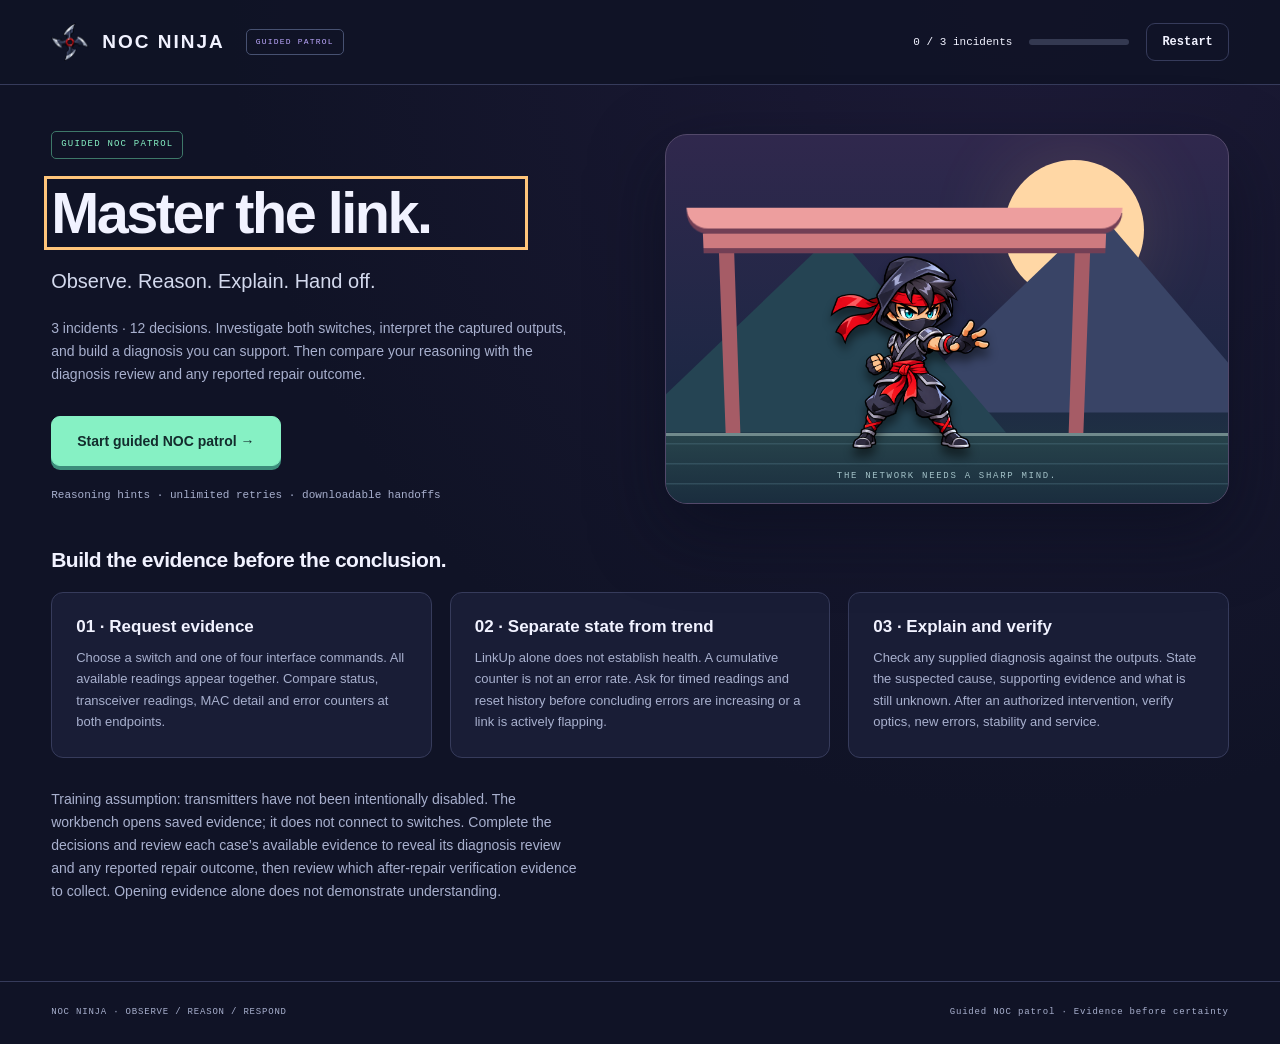
<file: index.html>
<!doctype html>
<html lang="en">
<head><meta charset="utf-8"><meta name="viewport" content="width=device-width, initial-scale=1"><meta name="theme-color" content="#101326"><title>NOC Ninja — Guided NOC Patrol</title><link rel="icon" type="image/png" href="assets/shuriken.png"><link rel="stylesheet" href="style.css?v=guided-v20-fuji2"><script type="module" src="main.js?v=guided-v21"></script></head>
<body><a class="skip-link" href="#main-content">Skip to training</a><div id="app"></div><div id="announcement" class="sr-only" role="status" aria-live="polite" aria-atomic="true"></div><dialog id="restart-dialog" aria-labelledby="restart-title"><h2 id="restart-title">Start a fresh session?</h2><p>Your incident progress, decisions, hints and learning records will be cleared.</p><div class="dialog-actions"><button id="cancel-restart">Keep training</button><button id="confirm-restart" class="primary">Restart session</button></div></dialog></body>
</html>
</file>
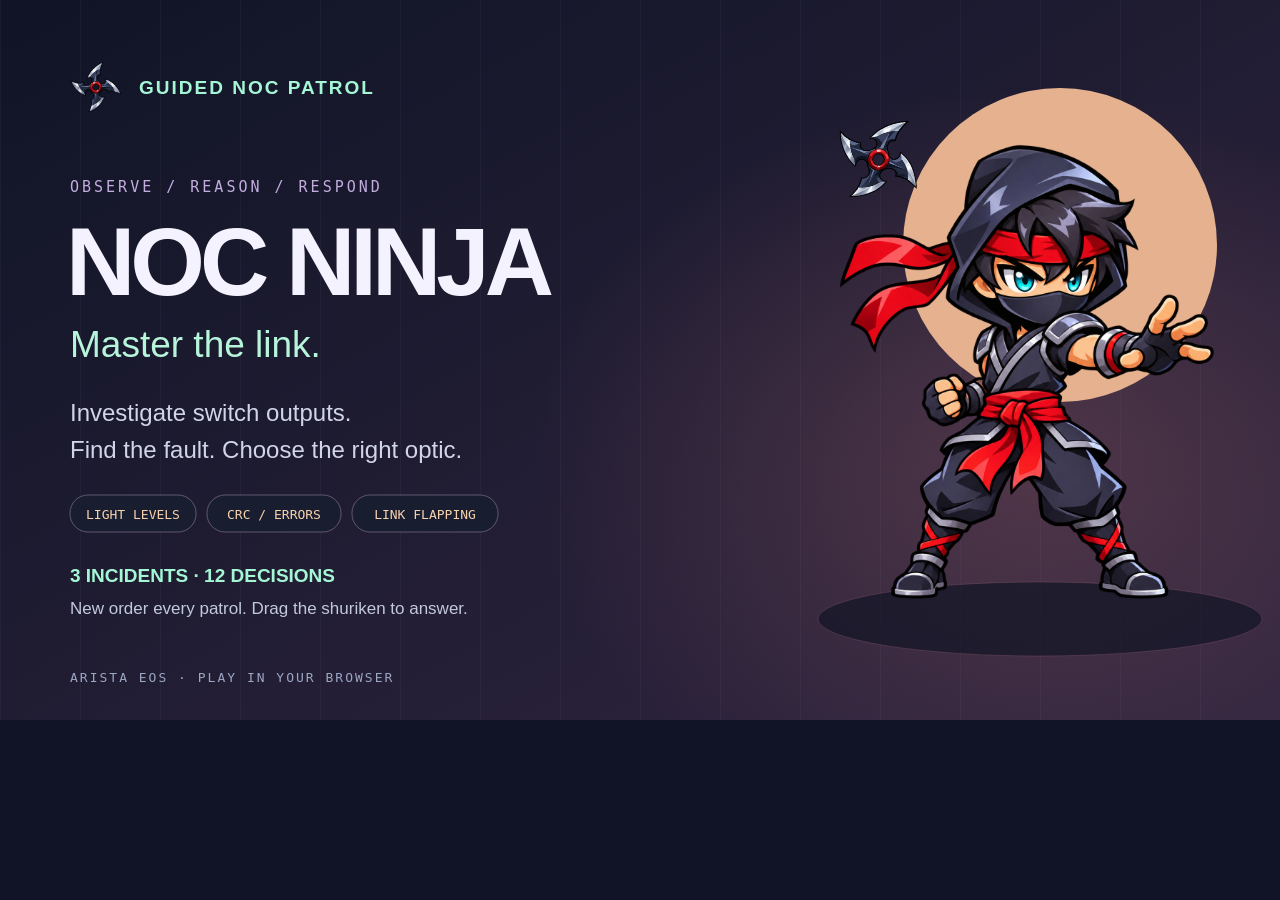
<file: assets/arcade-card.html>
<!doctype html>
<html lang="en">
<head><meta charset="utf-8"><meta name="viewport" content="width=device-width,initial-scale=1"><title>NOC Ninja — Arcade card preview</title>
<style>html,body{margin:0;background:#101426}object,img{display:block;width:1280px;height:720px}</style></head>
<body><object data="arcade-card.svg" type="image/svg+xml" width="1280" height="720" aria-label="NOC Ninja — Guided NOC Patrol. Three incidents, twelve decisions."><img src="arcade-card.webp" alt="NOC Ninja — Guided NOC Patrol. Three incidents, twelve decisions."></object></body>
</html>
</file>
<file: style.css>
:root{color-scheme:dark;--bg:#101326;--panel:#191d36;--panel2:#222642;--ink:#f1f2ff;--muted:#a8b0ce;--line:#363b5b;--mint:#86f1c4;--gold:#ffc57a;--purple:#bda9ff;--mono:ui-monospace,SFMono-Regular,Consolas,monospace;--sans:ui-sans-serif,-apple-system,BlinkMacSystemFont,"Segoe UI",sans-serif;font-family:var(--sans);color:var(--ink);background:var(--bg)}*{box-sizing:border-box}body{margin:0;background:radial-gradient(ellipse at 80% 0,#30255166,transparent 55%)}button,input{font:inherit}button{cursor:pointer;color:inherit;border:1px solid var(--line);border-radius:9px;background:var(--panel2);padding:11px 15px;font-size:12px;font-weight:650}button:hover{background:#333959;border-color:#8c96bf}button:disabled{cursor:default;opacity:.65}button:focus-visible,a:focus-visible,summary:focus-visible,input:focus-visible,[tabindex]:focus-visible{outline:3px solid var(--gold);outline-offset:4px}h1:focus{outline:none}h1,h2,h3,p{margin-top:0}p{line-height:1.65}h1{font-size:clamp(36px,4.5vw,66px);letter-spacing:-2.5px;line-height:1.05;margin-bottom:22px;font-weight:800}h2{font-size:21px;letter-spacing:-.5px;font-weight:700}h3{font-size:17px}a{color:var(--mint)}.icon{width:34px;height:34px;flex:none}.topbar{display:flex;align-items:center;justify-content:space-between;gap:24px;padding:23px 4%;border-bottom:1px solid var(--line);background:#101326e8}.brand{display:flex;align-items:center;gap:13px}.brand>.icon{color:var(--mint)}.brand>strong{letter-spacing:2px;font-size:19px}.tag{display:inline-flex;border:1px solid #475171;border-radius:5px;padding:6px 9px;font:9px/1.5 var(--mono);letter-spacing:1.2px;color:var(--purple);white-space:nowrap}.brand .tag{font-size:8px;margin-left:8px}.hud{display:flex;align-items:center;gap:17px;font:11px var(--mono)}.hud-label{white-space:nowrap}progress{appearance:none;width:100px;height:6px;border:0;border-radius:10px;overflow:hidden;background:#343951}progress::-webkit-progress-bar{background:#343951}progress::-webkit-progress-value{background:var(--mint)}progress::-moz-progress-bar{background:var(--mint)}.ghost{background:transparent}.workspace{max-width:1440px;padding:36px 4% 48px;margin:auto}.primary{background:var(--mint);color:#132c2d;border-color:var(--mint);font-weight:800;font-size:14px;padding:16px 25px;box-shadow:0 4px 0 #3c8d7b;border-radius:9px}.primary:hover{background:#b3ffe0;color:#132c2d;border-color:#b3ffe0}.primary:active{transform:translateY(2px);box-shadow:0 2px 0 #3c8d7b}.micro{font:11px/1.8 var(--mono);color:var(--muted);margin-bottom:0}.lead{font-size:20px;max-width:540px;line-height:1.6;color:#d3d9ed}.intro{font-size:14px;color:var(--muted);max-width:530px;margin:20px 0 30px}.briefing-hero{display:grid;grid-template-columns:1fr 1fr;gap:50px;align-items:center;margin:10px 0 42px}.hero-copy>.tag{margin-bottom:24px;color:var(--mint);border-color:#3e7869}.hero-copy h1{max-width:470px}.hero-copy .micro{margin-top:20px}.hero-art{height:370px;background:linear-gradient(#30284d,#1d2744 68%,#213c42);position:relative;isolation:isolate;overflow:hidden;border:1px solid #53496a;border-radius:22px;box-shadow:0 25px 70px #080c1a80}.moon{position:absolute;width:140px;height:140px;background:#ffd7a5;border-radius:50%;right:15%;top:25px;box-shadow:0 0 80px #ffc57a25}.mountain{position:absolute;bottom:70px;left:-40px;width:380px;height:200px;background:#254453;clip-path:polygon(0 100%,55% 0,100% 100%)}.mountain-back{left:40%;bottom:90px;background:#394466}.torii{position:absolute;left:10%;top:80px;width:65%;height:240px;border-left:15px solid #a65c66;border-right:15px solid #a65c66;transform:perspective(600px) rotateX(-7deg)}.torii:before,.torii:after{content:"";position:absolute;background:#ce7a7f;left:-30px;right:-30px;height:14px;top:20px;box-shadow:0 5px 0 #723f55}.torii:after{top:-5px;height:20px;left:-45px;right:-45px;border-radius:0 0 20px 20px;background:#ed9e9e}.dojo-floor{position:absolute;bottom:0;left:0;right:0;height:70px;background:repeating-linear-gradient(0deg,transparent 0 18px,#4d728166 19px 20px),linear-gradient(#27434b,#1a2d3e);border-top:3px solid #708a8c}.ninja{position:absolute;bottom:60px;left:34%;color:var(--mint);background:#101728;border:4px solid #152339;border-radius:45% 45% 25% 25%;width:110px;height:130px;display:grid;place-items:center;box-shadow:0 14px 13px #0004}.ninja .icon{width:105px;height:105px}.scene-star{position:absolute;right:11%;top:49%;color:#ffe0a7;transform:rotate(20deg)}.scene-star .icon{width:55px;height:55px;filter:drop-shadow(-25px 20px 1px #d6ab6c22)}.scene-caption{position:absolute;bottom:22px;width:100%;text-align:center;font:9px var(--mono);letter-spacing:1.7px;color:#a3c2c8}.field-guide>h2{margin-bottom:20px}.guide-cards{display:grid;grid-template-columns:repeat(3,1fr);gap:18px;margin-bottom:30px}.guide-card{padding:24px;background:var(--panel);border:1px solid var(--line);border-radius:12px}.guide-card>.icon{color:var(--gold);margin-bottom:15px}.guide-card p{color:var(--muted);font-size:13px;margin-bottom:0}.guide-card h3{margin-bottom:10px}.practice,.hardware-details{font-size:12px;color:var(--muted)}summary{cursor:pointer;width:fit-content}.practice{padding:18px;border:1px solid var(--line);border-radius:9px}.practice p{margin:15px 0 0;max-width:900px}.topology{background:linear-gradient(110deg,#1b243b,#1c2138);border:1px solid var(--line);border-radius:12px;padding:18px 24px;margin-bottom:28px}.topology-nodes{display:grid;grid-template-columns:1fr minmax(100px,35%) 1fr;align-items:center;gap:22px}.device-name{display:flex;align-items:center;gap:9px;font:14px var(--mono);color:#d6e5ef}.device-name>.icon{width:27px;height:27px;color:var(--mint)}.device-platform{font:10px var(--mono);color:var(--muted);margin:4px 0 9px}.port{font:13px var(--mono);color:var(--gold)}.ipv6{font:10px var(--mono);color:var(--muted);margin-top:6px}.device:last-child{text-align:right}.device:last-child .device-name{justify-content:flex-end}.fiber{display:flex;flex-direction:column;align-items:center;gap:9px;font:11px var(--mono);color:var(--mint)}.fiber small{font-size:8px;letter-spacing:1.2px;color:var(--muted)}.fiber-line{height:3px;width:100%;background:linear-gradient(90deg,#84f0c8,#a69ce9,#84f0c8);box-shadow:0 0 18px #86f1c455;position:relative}.fiber-line:before,.fiber-line:after{content:"";width:7px;height:7px;border-radius:50%;background:var(--mint);position:absolute;top:-2px}.fiber-line:before{left:0}.fiber-line:after{right:0}.hardware-details{border-top:1px solid #363b5b88;margin-top:14px;padding-top:10px;font-size:10px}.hardware-details p{margin:10px 0 0;max-width:1000px}.challenge-title{display:flex;align-items:center;justify-content:space-between;gap:20px;margin-bottom:23px}.challenge-title h1{font-size:34px;letter-spacing:-1.2px;margin:12px 0 0}.mission-note{font:11px var(--mono);color:var(--muted);margin:0}.challenge-grid{display:grid;grid-template-columns:minmax(0,1.2fr) minmax(380px,1fr);gap:26px;align-items:start}.section-heading{display:flex;align-items:center;justify-content:space-between;gap:12px;margin-bottom:18px}.section-heading h2{margin:0;font-size:19px}.section-heading .tag{font-size:8px;padding:4px 7px}.evidence-panel{min-width:0}.endpoint-tabs{display:flex;gap:8px;margin-bottom:12px}.endpoint{flex:1;font:12px var(--mono);padding:12px 9px;background:#171d33}.endpoint.selected{background:#29344a;border-color:#8796b8;color:var(--mint)}.commands{display:grid;grid-template-columns:repeat(4,1fr);gap:5px;margin-bottom:12px}.command{font-size:10px;padding:10px 5px;font-weight:500;background:transparent}.command.selected{color:var(--mint);border-color:#6aaf9b;background:#20413d}.terminal{border:1px solid #3e4660;background:#0c1220;border-radius:9px;overflow:hidden}.terminal-bar{display:flex;align-items:center;justify-content:space-between;padding:11px 14px;background:#20283b;font:8px var(--mono);letter-spacing:.6px;color:#bac3da}.terminal-bar>span:first-child{color:#a49aca;letter-spacing:3px}.terminal-output{min-height:265px;max-height:380px;overflow:auto;white-space:pre;margin:0;padding:20px 16px;color:#c6e9de;font:11px/1.85 var(--mono);tab-size:2}.timestamp{font:9px/1.6 var(--mono);color:var(--muted);margin:10px 0 18px;overflow-wrap:anywhere}.evidence-summary{padding:18px;background:var(--panel);border:1px solid var(--line);border-radius:9px}.eyebrow{font:9px/1.7 var(--mono);letter-spacing:.8px;color:var(--muted)}.evidence-summary>.micro{margin:0}.gauges{display:grid;gap:12px;margin:15px 0}.gauge{display:grid;grid-template-columns:35px 1fr 85px;align-items:center;gap:14px;font:10px var(--mono)}.gauge>strong{text-align:right;font-weight:500;color:#d9e7f5}.gauge-track{height:7px;background:linear-gradient(90deg,#98627b 0 40.86%,#4c9b86 40.86% 100%);position:relative;border-radius:10px;margin:0 3px}.gauge-track i{position:absolute;top:-4px;margin-left:-2px;height:15px;width:4px;background:#fff2df;border-radius:2px}.counter-pair{display:grid;grid-template-columns:1fr 1fr;gap:22px;margin-bottom:16px}.counter-pair>div{display:flex;flex-direction:column;gap:8px}.counter-pair strong{font:34px var(--mono);color:var(--gold)}.counter-pair span:last-child{font:10px var(--mono);color:#c4cee5}.history{list-style:none;display:flex;flex-wrap:wrap;gap:8px;padding:0;margin:13px 0}.history li{display:flex;flex-direction:column;gap:7px;padding:11px;background:#292e49;border:1px solid #4a5071;border-radius:5px;font:10px var(--mono)}.history li>span{color:var(--muted)}.history li>strong{font-size:11px;font-weight:600;color:var(--gold)}.decision-panel{background:linear-gradient(#24233d,#191d36);border:1px solid #47415e;border-radius:15px;padding:22px}.decision-panel fieldset{border:0;padding:0;margin:0;min-width:0}.decision-panel legend{font-size:13px;margin-bottom:16px;padding:0;color:#d8d9ed}.arena{position:relative;isolation:isolate;overflow:hidden;border-radius:10px;min-height:270px;padding:22px 10px 0;background:radial-gradient(ellipse at 50% 115%,#42466b,transparent 65%),linear-gradient(#121629,#22213c);border:1px solid #49435f}.arena:before{content:"";position:absolute;inset:0;background:repeating-linear-gradient(90deg,transparent 0 59px,#8074a50a 60px 61px);pointer-events:none}.arena:after{content:"";position:absolute;bottom:0;height:54px;left:0;right:0;background:repeating-linear-gradient(0deg,transparent 0 16px,#7771a533 17px 18px);transform:perspective(150px) rotateX(25deg);border-top:1px solid #7771a555;z-index:-1}.targets{display:grid;grid-template-columns:repeat(3,minmax(0,1fr));gap:8px;position:relative;z-index:2}.target{cursor:pointer;display:flex;flex-direction:column;align-items:center;text-align:center;position:relative;border-radius:10px;padding:7px 0;min-width:0}.target-board{width:clamp(68px,6.5vw,92px);height:clamp(68px,6.5vw,92px);border:4px solid #9c8085;outline:2px solid #443a4e;border-radius:50%;background:radial-gradient(circle,#334555 0 44%,#273349 45% 58%,#ae8587 59% 61%,#3f3549 62%);display:grid;place-items:center;color:#f4dbaf;position:relative;box-shadow:0 6px 0 #0b0f1e,0 12px 20px #0005;transition:transform .15s,border-color .15s}.target-board>.icon{width:37px;height:37px}.target strong{font-size:11px;line-height:1.4;margin:15px 0 5px;color:#e6e2f2}.target-caption{font:7px var(--mono);letter-spacing:.5px;color:#a9a7c2}.target.aimed{background:#86f1c407}.target.aimed .target-board{border-color:var(--mint);color:var(--mint);box-shadow:0 6px 0 #0b0f1e,0 0 25px #86f1c422}.target.aimed .target-caption{color:var(--mint)}.target:hover .target-board{transform:translateY(-3px)}.target:has(input:focus-visible){outline:3px solid var(--gold);outline-offset:0}.target-radio{position:absolute;left:50%;top:11px;width:1px;height:1px;opacity:0}.target.hit .target-board{border-color:var(--gold)}.target.hit .target-caption{color:var(--gold)}.impact{position:absolute;right:-8px;bottom:-5px;transform:rotate(25deg);color:var(--gold);filter:drop-shadow(0 2px 1px #000);pointer-events:none}.impact.incorrect{color:#baa4cf}.impact>.icon{width:34px;height:34px}.launcher{position:absolute;left:0;right:0;bottom:7px;display:grid;place-items:center;color:#9ee3d1}.launcher>.icon{width:76px;height:76px;filter:drop-shadow(0 4px 2px #0008);background:#131a2d;border-radius:40%}.throw-line{position:absolute;bottom:60px;left:50%;height:30px;border-left:1px dashed #86f1c444}.projectile{position:absolute;left:var(--start-x);top:var(--start-y);width:44px;height:44px;pointer-events:none;z-index:9;animation:throw-star .7s cubic-bezier(.2,.65,.35,1) both}.projectile>.icon{width:100%;height:100%;filter:drop-shadow(0 0 9px #ffe2a6aa)}@keyframes throw-star{0%{left:var(--start-x);top:var(--start-y);transform:translate(-50%,-50%) rotate(0deg) scale(1);opacity:1}85%{opacity:1}100%{left:var(--target-x);top:var(--target-y);transform:translate(-50%,-50%) rotate(1080deg) scale(.75);opacity:0}}.submit{width:100%;margin-top:17px}.aim-guide{font:9px/1.6 var(--mono);color:var(--muted);text-align:center;margin:13px 0 0}.feedback{margin:18px 0;padding:16px;border-radius:8px;background:#13182b;border:1px solid #3a415d;font-size:12px;color:#c0c8dd;line-height:1.7}.feedback>strong{font-size:14px;color:var(--ink)}.feedback p{margin:7px 0 0}.feedback.correct{border-color:#64ac91}.feedback.correct>strong{color:var(--mint)}.feedback.incorrect{border-color:#a58a69}.feedback.incorrect>strong{color:var(--gold)}.next{width:100%;margin-bottom:19px}.round-stats{display:flex;flex-wrap:wrap;justify-content:space-between;gap:8px;font:9px var(--mono);color:var(--muted)}.help-panel{margin-top:20px;padding-top:20px;border-top:1px solid var(--line)}.help-panel h3{font-size:13px;margin-bottom:12px;color:#c5bbeb}.help-buttons{display:flex;gap:8px;flex-wrap:wrap}.help-buttons button{font-size:10px;padding:8px 10px}.help-text{padding:14px;border-left:2px solid var(--purple);background:#2c2945;font-size:12px;color:#ddd7f4}.help-panel .micro{font-size:9px}.footer{max-width:1440px;margin:auto;border-top:1px solid var(--line);padding:23px 4%;display:flex;justify-content:space-between;gap:20px;font:9px/1.7 var(--mono);color:var(--muted);letter-spacing:.8px}.results-hero{max-width:850px;text-align:center;margin:30px auto 70px}.results-hero>.icon{display:block;width:95px;height:95px;margin:0 auto 30px;color:var(--gold)}.results-hero>.tag{margin-bottom:20px}.results-hero h1{font-size:54px}.results-hero .lead{margin:0 auto 25px}.summary-metrics{display:grid;grid-template-columns:repeat(4,1fr);margin:40px 0;gap:15px}.summary-metrics>div{display:flex;flex-direction:column;padding:20px 10px;border:1px solid var(--line);background:var(--panel);border-radius:12px;gap:10px}.summary-metrics strong{font:42px var(--mono);color:var(--mint)}.summary-metrics span{font:10px var(--mono);color:var(--muted)}.summary-note{font-size:13px;color:var(--muted);max-width:650px;margin:0 auto 30px}.availability{max-width:740px;margin:10vh auto;padding:35px}.availability>.icon{color:var(--mint);margin-bottom:30px}.availability h1{font-size:36px}.error-detail{font-size:13px;padding:14px;background:#31273b;border-left:3px solid var(--gold)}dialog{border:1px solid #70618a;border-radius:14px;background:var(--panel);color:var(--ink);padding:30px;max-width:470px;box-shadow:0 20px 100px #0008}dialog::backdrop{background:#080c1bd9}.dialog-actions{display:flex;gap:12px;justify-content:flex-end;margin-top:24px}.sr-only{position:absolute;width:1px;height:1px;padding:0;margin:-1px;overflow:hidden;clip:rect(0,0,0,0);white-space:nowrap;border:0}.skip-link{position:fixed;z-index:20;top:-80px;left:12px;background:var(--gold);color:#101326;padding:14px}.skip-link:focus{top:12px}
@media(min-width:1500px){.workspace{padding-top:46px}.hero-art{height:410px}.target-board{width:100px;height:100px}.arena{min-height:300px}}
@media(max-width:1050px){.challenge-grid{grid-template-columns:minmax(0,1fr) minmax(340px,.9fr);gap:20px}.workspace{padding-left:24px;padding-right:24px}.decision-panel{padding:16px}.topbar{padding:20px 24px}.brand .tag{display:none}.briefing-hero{gap:25px}.hero-art{height:340px}.mission-note{display:none}.section-heading h2{font-size:17px}.section-heading .tag{font-size:7px}.command{font-size:9px}.target-board{width:74px;height:74px}.target strong{font-size:10px}.target-caption{font-size:6px}.terminal-output{font-size:10px}}
@media(max-width:800px){.challenge-grid{grid-template-columns:minmax(0,1fr)}.decision-panel{padding:24px}.arena{min-height:300px}.target-board{width:95px;height:95px}.target strong{font-size:13px}.target-caption{font-size:8px}.target-board>.icon{width:43px;height:43px}.briefing-hero{grid-template-columns:1fr 1fr;gap:25px}.hero-art{height:320px}.hero-copy h1{font-size:48px}.hero-copy .lead{font-size:17px}.hero-copy .intro{font-size:13px}.moon{width:100px;height:100px}.torii{left:18%;width:55%;top:85px}.ninja{left:30%;width:90px;height:110px}.ninja .icon{width:85px;height:85px}.scene-star{right:3%}.scene-star .icon{width:40px;height:40px}.scene-caption{font-size:6px}.guide-card{padding:18px}.guide-card p{font-size:12px}.terminal-output{font-size:11px}.section-heading h2{font-size:19px}.section-heading .tag{font-size:8px}}
@media(max-width:560px){.topbar{padding:16px;flex-wrap:wrap;gap:16px}.brand>strong{font-size:17px}.brand>.icon{width:30px;height:30px}.hud{width:100%;gap:14px}.hud progress{flex:1}.hud .ghost{padding:7px 12px;font-size:11px}.workspace{padding:25px 16px}.briefing-hero{grid-template-columns:1fr;gap:26px}.hero-copy h1{font-size:55px;max-width:290px}.hero-art{height:260px}.moon{width:115px;height:115px;right:14%;top:20px}.torii{top:65px;height:200px;left:17%;width:55%}.ninja{left:32%;bottom:45px}.dojo-floor{height:55px}.scene-caption{bottom:18px;font-size:7px}.guide-cards{grid-template-columns:1fr;gap:12px}.guide-card{display:grid;grid-template-columns:38px 1fr;gap:10px 15px}.guide-card>.icon{grid-row:1/3;margin:0}.guide-card h3{margin:0}.guide-card p{grid-column:2}.guide-cards{margin-bottom:24px}.challenge-title h1{font-size:30px}.topology{padding:16px 12px}.topology-nodes{gap:8px;grid-template-columns:1fr 60px 1fr}.device-platform{font-size:8px;line-height:1.5;overflow-wrap:anywhere}.device-name{font-size:11px;gap:4px}.device-name .icon{width:23px;height:23px}.port{font-size:11px}.ipv6{font-size:8px;overflow-wrap:anywhere}.fiber{font-size:9px}.fiber small{font-size:6px;letter-spacing:0;text-align:center}.hardware-details{font-size:9px}.decision-panel{padding:16px}.target-board{width:74px;height:74px}.target-board>.icon{width:34px;height:34px}.target strong{font-size:10px}.target-caption{font-size:6px}.arena{min-height:265px;padding:18px 6px 0}.targets{gap:5px}.launcher>.icon{width:70px;height:70px}.terminal-output{font-size:10px;padding:16px 12px;min-height:230px}.command{font-size:9px}.section-heading h2{font-size:17px}.section-heading .tag{font-size:7px}.terminal-bar{font-size:7px}.endpoint{font-size:10px}.gauge{grid-template-columns:30px 1fr 77px;gap:10px;font-size:9px}.summary-metrics{grid-template-columns:repeat(2,1fr)}.results-hero h1{font-size:40px}.footer{flex-direction:column;gap:10px;padding:20px 16px;font-size:8px}dialog{width:calc(100% - 32px);padding:24px}.dialog-actions{flex-direction:column}.dialog-actions button{width:100%}}
@media(prefers-reduced-motion:reduce){*,*:before,*:after{animation:none!important;transition:none!important;scroll-behavior:auto!important}.projectile{display:none}}

.commands{grid-template-columns:repeat(auto-fit,minmax(90px,1fr))}.error-table-wrap{overflow-x:auto}.error-table{border-collapse:collapse;width:100%;min-width:290px;font:11px/1.6 var(--mono)}.error-table th,.error-table td{padding:8px;text-align:right;border-bottom:1px solid var(--line)}.error-table th:first-child{text-align:left}.error-table thead{color:var(--muted)}.error-table tbody th{font-weight:500;color:var(--gold)}.snapshot-archive{margin-top:16px;min-width:0}.snapshot-archive .terminal-output{min-height:0;background:#0c1220;border-radius:6px}.snapshot-archive summary{font-size:11px}

/* Illustrated ninja and direct manipulation aiming. */
.sprite{object-fit:contain}.ninja{background:none;border:0;box-shadow:none;border-radius:0;width:185px;height:215px;left:28%;bottom:43px}.ninja .sprite-ninja{width:100%;height:100%;filter:drop-shadow(0 8px 5px #0007)}
.arena{min-height:405px;background:radial-gradient(ellipse at 50% 100%,#5b344c88,transparent 65%),linear-gradient(#111626,#25223b)}
.launcher{bottom:35px;pointer-events:none;z-index:5}.ninja-figure{position:relative;width:155px;height:175px;user-select:none}.ninja-figure>.sprite-ninja{width:100%;height:100%;filter:drop-shadow(0 8px 4px #0008);pointer-events:none}.shuriken-handle{position:absolute;left:82%;top:44%;transform:translate(-50%,-50%);width:44px;height:44px;background:none!important;border:0;border-radius:50%;padding:0;box-shadow:none;cursor:grab;touch-action:none;user-select:none;pointer-events:auto;z-index:6}.shuriken-handle>.sprite{display:block;width:100%;height:100%;pointer-events:none;filter:drop-shadow(0 0 5px #ffc57aaa) drop-shadow(0 3px 2px #0008)}.shuriken-handle:hover>.sprite{filter:brightness(1.2) drop-shadow(0 0 8px #ffc57acc)}.shuriken-handle:active,.shuriken-handle.dragging{cursor:grabbing}.shuriken-handle:disabled{opacity:1;cursor:default}.shuriken-handle.dragging{z-index:8}.is-throwing .shuriken-handle>.sprite,.is-throwing .impact{visibility:hidden}.launch-halo{position:absolute;bottom:0;width:170px;height:28px;border:1px solid #e85d7355;background:#f0446322;border-radius:50%;box-shadow:0 0 30px #f0446322}.drag-readout{position:absolute;bottom:9px;left:8px;right:8px;text-align:center;font:9px/1.4 var(--mono);color:#d7b8c9;margin:0;pointer-events:none}.aim-sight{position:absolute;inset:0;width:100%;height:100%;pointer-events:none;z-index:3;overflow:visible}.aim-path{stroke:var(--gold);stroke-width:2;stroke-dasharray:5 7;fill:none;opacity:.7}.target.drag-aimed .target-board{border-color:var(--gold);box-shadow:0 0 30px #ffc57a88;transform:scale(1.09)}.target.drag-aimed .target-caption{color:var(--gold)}.is-dragging .shuriken-handle>.sprite{filter:drop-shadow(0 0 10px #ffc57acc)}.impact>.sprite{width:42px;height:42px}.scene-star .sprite{width:65px;height:65px}.brand>.sprite{width:38px;height:38px}
.dispatch-card{padding:20px;margin:20px 0;background:linear-gradient(140deg,#193b39,#192b35);border:1px solid #71c6aa;border-radius:12px}.dispatch-card>.tag{color:var(--mint);border-color:#518b7a}.dispatch-card h3{font-size:23px;margin:15px 0}.dispatch-endpoints{display:grid;grid-template-columns:1fr 1fr;gap:9px}.dispatch-endpoint{display:flex;flex-direction:column;align-items:center;text-align:center;gap:9px;padding:14px 6px;border:1px solid #496361;border-radius:8px;color:#a8c2c3}.dispatch-endpoint strong{font:11px/1.6 var(--mono)}.dispatch-endpoint>span{font:8px var(--mono)}.dispatch-endpoint.replace-optic{border-color:var(--gold);background:#ffc57a15;color:var(--gold)}.dispatch-action{font-size:13px;color:#e2fff4;margin:17px 0 10px}.dispatch-reasons{padding-left:18px;font-size:12px;line-height:1.65;color:#c7e4df}.dispatch-reasons li+li{margin-top:8px}.dispatch-card .micro{font-size:9px}
@media(max-width:560px){.arena{min-height:380px}.ninja-figure{width:145px;height:165px}.ninja{width:150px;height:175px;bottom:32px;left:30%}.ninja .sprite-ninja{width:100%;height:100%}.drag-readout{font-size:8px}.dispatch-card{padding:15px}.dispatch-endpoint strong{font-size:10px}.launch-halo{width:150px}}
:root{--coach-surface:#152e35}
.hero-copy #begin{margin:12px 0 0 12px}
.notebook,.reasoning-panel,.patrol-review{padding:20px;border:1px solid #49766b;border-radius:12px;background:linear-gradient(130deg,var(--coach-surface),var(--panel));margin-bottom:24px;min-width:0}
.notebook h3{margin-bottom:10px}.notebook-checks{display:grid;grid-template-columns:1fr 1fr;gap:8px;margin-top:15px}
.notebook-checks button{text-align:left;font-size:11px;line-height:1.6;overflow-wrap:anywhere}.notebook-checks .viewed{border-color:#599c86;color:var(--mint)}
.reasoning-panel{margin-top:24px}.reasoning-panel h3{margin-top:15px}.reasoning-form fieldset{border:0;padding:0;margin:22px 0;min-width:0}.reasoning-form legend{font-weight:750;font-size:14px;margin-bottom:12px}
.reasoning-option{display:flex;align-items:flex-start;gap:10px;padding:13px;margin-bottom:9px;border:1px solid var(--line);border-radius:8px;background:var(--panel);font-size:13px;line-height:1.65;cursor:pointer}
.reasoning-option:has(input:checked){border-color:var(--mint);background:#213d42}.reasoning-option input{flex:none;margin:5px 0 0;accent-color:var(--mint)}
.reasoning-feedback{font-size:13px;padding:12px;border-left:3px solid var(--gold)}.reasoning-feedback.correct{border-color:var(--mint)}
.handoff{margin:22px 0 16px;font-size:13px}.handoff-text{white-space:pre-wrap;overflow-wrap:anywhere;max-height:420px;overflow:auto;background:#101326;padding:14px;font:11px/1.7 var(--mono)}
.patrol-review{text-align:left;margin-top:24px}.patrol-review li{line-height:1.8;margin:10px 0;font-size:14px}
@media(max-width:520px){.notebook-checks{grid-template-columns:1fr}.hero-copy #begin{margin-left:0}.reasoning-panel,.notebook{padding:15px}}
.patrol-launch{padding:26px;margin:0 0 32px;border:1px solid #659886;border-radius:16px;background:linear-gradient(120deg,#1c3b40,#282443)}
.patrol-launch .tag{margin-bottom:15px;color:var(--mint)}.patrol-launch p{max-width:850px}.patrol-launch .micro{margin-top:18px}
.case-inventory{display:grid;grid-template-columns:1fr 1fr;gap:20px;margin:24px 0}.case-inventory .device{padding:20px;background:var(--panel);border:1px solid var(--line);border-radius:12px;text-align:left}.case-inventory .device-name{display:block;overflow-wrap:anywhere}.case-inventory p{margin:10px 0 0;font-size:13px;overflow-wrap:anywhere}
.case-method{margin:0 0 24px}.case-tools{display:grid;gap:15px;margin:20px 0 25px}.case-tool-group>strong{display:block;font:12px var(--mono);margin-bottom:10px}.case-tools>.case-tool{justify-self:start}.case-tool.selected{border-color:var(--mint);color:var(--mint);background:#213d42}
.case-output{overflow:auto;max-height:520px;max-width:100%;background:#101326;border:1px solid var(--line);border-radius:8px;margin:14px 0}.case-output .error-table{min-width:480px;width:100%}.case-terminal{font:11px/1.8 var(--mono);white-space:pre;min-width:max-content;margin:0;padding:18px}
.patrol-evidence .practice{margin-top:20px}.patrol-decision>.tag{margin-bottom:18px}.patrol-decision h2{line-height:1.45}.patrol-decision>.primary,.patrol-decision>#download-handoff{margin:18px 10px 10px 0}.patrol-decision .practice h3{margin:22px 0 8px}.patrol-decision .lead{font-size:18px}
.case-results{display:grid;grid-template-columns:repeat(3,minmax(0,1fr));gap:20px;text-align:left;margin:30px 0}.case-results button{margin-top:20px}.case-results h3{line-height:1.5}.patrol-grid>*{min-width:0}
@media(max-width:800px){.case-results{grid-template-columns:1fr}.case-inventory{gap:12px}.case-inventory .device{padding:15px}}
@media(max-width:520px){.case-inventory{grid-template-columns:1fr}.patrol-launch{padding:20px}.patrol-launch .primary{width:100%}.patrol-decision .reasoning-option{padding:12px;font-size:13px}}

@media(max-width:560px){.field-guide .guide-card,.case-results .guide-card{display:block}.field-guide .guide-card h3{margin-bottom:12px}}

/* Answer descriptions are reference text; only the shuriken submits. */
.decision-answers{margin:22px 0}.answer-description{cursor:default}
.patrol-decision .target{cursor:default;padding:7px 0}
.patrol-decision .target-board>strong{margin:0;font:700 24px var(--mono);color:inherit}
.patrol-decision .target:hover .target-board{transform:none}
.patrol-decision .target.drag-aimed .target-board{transform:scale(1.09)}

/* Recorded evidence requests share the existing patrol and never execute commands. */
.command-workbench{margin:22px 0;padding:18px;border:1px solid #527c79;border-radius:12px;background:linear-gradient(125deg,#173239,var(--panel))}
.command-fields{display:grid;grid-template-columns:1fr 1fr;gap:14px;margin:18px 0}
.command-fields>div:last-child{grid-column:1/-1}.command-fields>div{min-width:0}
.command-fields label{display:block;font-size:12px;font-weight:700;margin-bottom:7px}
.command-fields select{width:100%;min-width:0;font:12px/1.5 var(--mono);color:var(--ink);background:var(--bg);padding:12px 9px;border:1px solid #59617f;border-radius:7px}
select:focus-visible{outline:3px solid var(--gold);outline-offset:3px}
.command-purpose,.capture-response p{font-size:13px;line-height:1.7;margin:12px 0}
.command-name{font-family:var(--mono);overflow-wrap:anywhere}
.capture-response{border:1px solid #59617f;border-left:4px solid var(--mint);padding:16px;margin:20px 0;border-radius:8px}
.capture-response.missing,.capture-response.summary-only,.capture-response.locked{border-left-color:var(--gold)}
.captured-notebook summary,.request-history summary{cursor:pointer;padding:12px 0;font-size:13px;color:var(--mint)}
.request-history{margin-top:12px}.request-history ol{padding-left:22px}.request-history li{margin:9px 0}
.request-history button{text-align:left;overflow-wrap:anywhere;line-height:1.6;width:100%}
.practice li{font-size:13px;line-height:1.7;margin:10px 0}
@media(max-width:560px){.command-fields{grid-template-columns:1fr}.command-workbench{padding:13px}.command-fields select{font-size:12px}}

/* Compact investigation workspace: keep evidence and the throwing arena together. */
#app:has(.compact-patrol) .topbar{padding:8px 24px;gap:12px}
#app:has(.compact-patrol) .brand>strong{font-size:15px}
#app:has(.compact-patrol) .brand>.sprite{width:28px;height:28px}
#app:has(.compact-patrol) .footer{padding:12px 24px}
.compact-patrol{max-width:1680px;padding:12px 24px 20px}
.case-heading{display:flex;align-items:center;gap:16px;flex-wrap:wrap;margin-bottom:6px}
.case-heading h1{font-size:26px;letter-spacing:-.7px;margin:0;line-height:1.2}
.case-context{font-size:12px;color:var(--muted);margin-bottom:12px}
.case-context summary{padding:4px 0}
.case-context>p{margin:10px 0;max-width:1000px}
.case-context .case-inventory{margin:10px 0;gap:10px}
.case-context .device{padding:10px}
.case-context .device p{margin:5px 0;font-size:12px}
/* The scenic page layer exists only while investigating a quiz incident. */
#app:has(.compact-patrol){position:relative;isolation:isolate;min-height:100vh}
#app:has(.compact-patrol)::before{content:"";position:fixed;inset:0;z-index:-1;pointer-events:none;background:linear-gradient(#10132666,#10132680),url('./assets/fuji-maple.webp') center top/cover no-repeat #101326}
#app:has(.compact-patrol) .footer{background:#101326e8;border-radius:12px}
.compact-patrol .case-heading,.compact-patrol .case-context,.compact-patrol .recorded-reading h3{text-shadow:0 1px 4px #000,0 0 12px #101326}
.compact-patrol .case-context{color:#dce1f5}
.compact-patrol .case-context[open]{background:#101326ed;border-radius:10px;padding:12px;text-shadow:none}
.compact-patrol .patrol-grid{grid-template-columns:minmax(0,1.25fr) minmax(390px,1fr);gap:16px}
.compact-patrol .command-workbench{margin:0 0 10px;padding:12px;display:flex;align-items:center;justify-content:space-between;flex-wrap:wrap;gap:6px}
.command-workbench h2{font-size:16px;margin:0}
.compact-patrol .command-fields{width:100%;grid-template-columns:minmax(170px,.7fr) minmax(0,1.3fr);gap:10px;margin:4px 0}
.compact-patrol .command-fields>div:last-child{grid-column:auto}
.compact-patrol .command-fields label{font-size:11px;margin-bottom:4px}
.compact-patrol .command-fields select{padding:7px 5px;font-size:11px;min-height:34px}
.command-help{width:100%;font-size:12px;color:var(--muted)}
.command-help p{margin:8px 0 0;line-height:1.5}
.recorded-readings{min-width:0}
.recorded-reading h3{font-size:12px;color:var(--mint);margin:10px 0 5px}
.recorded-reading .case-output{margin:0;max-height:none}
.compact-patrol .case-terminal{font-size:11px;line-height:1.45;padding:10px}
.compact-patrol .evidence-notes{margin-top:10px;padding:10px;background:var(--panel)}
.compact-patrol .case-heading>.tag{background:var(--panel);text-shadow:none}
.compact-patrol .patrol-decision{padding:12px;border-radius:12px;position:sticky;top:10px}
.compact-patrol .patrol-decision>.tag{margin:0 0 8px;padding:3px 7px}
.compact-patrol .patrol-decision h2{font-size:18px;line-height:1.3;margin-bottom:10px}
.compact-patrol .decision-answers{margin:10px 0}
.compact-patrol .reasoning-option{font-size:12px;line-height:1.45;padding:8px 10px;margin-bottom:6px}
.compact-patrol .arena{height:300px;min-height:300px;padding:10px 6px 0;background:linear-gradient(#10152b1a,#10152b22 65%,#10152b88),url('./assets/himeji-castle.webp') center center/cover no-repeat #191e38}
.compact-patrol .arena:before,.compact-patrol .arena:after{display:none}
.compact-patrol .target-board{width:64px;height:64px}
.compact-patrol .target-board>strong{font-size:21px}
.compact-patrol .ninja-figure{width:145px;height:165px}
.compact-patrol .launcher{bottom:22px}
.compact-patrol .drag-readout{font-size:9px;bottom:6px;color:#f4e7ef;text-shadow:0 1px 3px #000,0 0 6px #000}
.compact-patrol .patrol-decision>.micro{font-size:10px;margin:8px 0 5px}
.compact-patrol .patrol-decision>.primary{margin:10px 0;padding:10px 16px}
.compact-patrol .feedback{margin:10px 0;padding:10px;line-height:1.5}
.compact-patrol .feedback>strong{font-size:13px}
.compact-patrol .help-text{padding:10px;margin:8px 0}
@media(min-width:1000px){.compact-patrol .recorded-readings{max-height:calc(100dvh - 280px);overflow:auto;padding-right:3px;scrollbar-gutter:stable}}
@media(max-width:999px){.compact-patrol{padding:12px}.compact-patrol .patrol-grid{grid-template-columns:minmax(0,1fr)}.compact-patrol .patrol-decision{position:static}.compact-patrol .recorded-readings{max-height:420px;overflow:auto}.compact-patrol .command-fields{grid-template-columns:1fr 1.5fr}}
@media(max-width:560px){.case-heading h1{font-size:23px}.compact-patrol .command-fields{grid-template-columns:1fr}.compact-patrol .reasoning-option{font-size:13px}.compact-patrol .patrol-decision h2{font-size:18px}#app:has(.compact-patrol) .topbar{padding:8px 12px}.case-context summary{line-height:1.6}}
</file>
